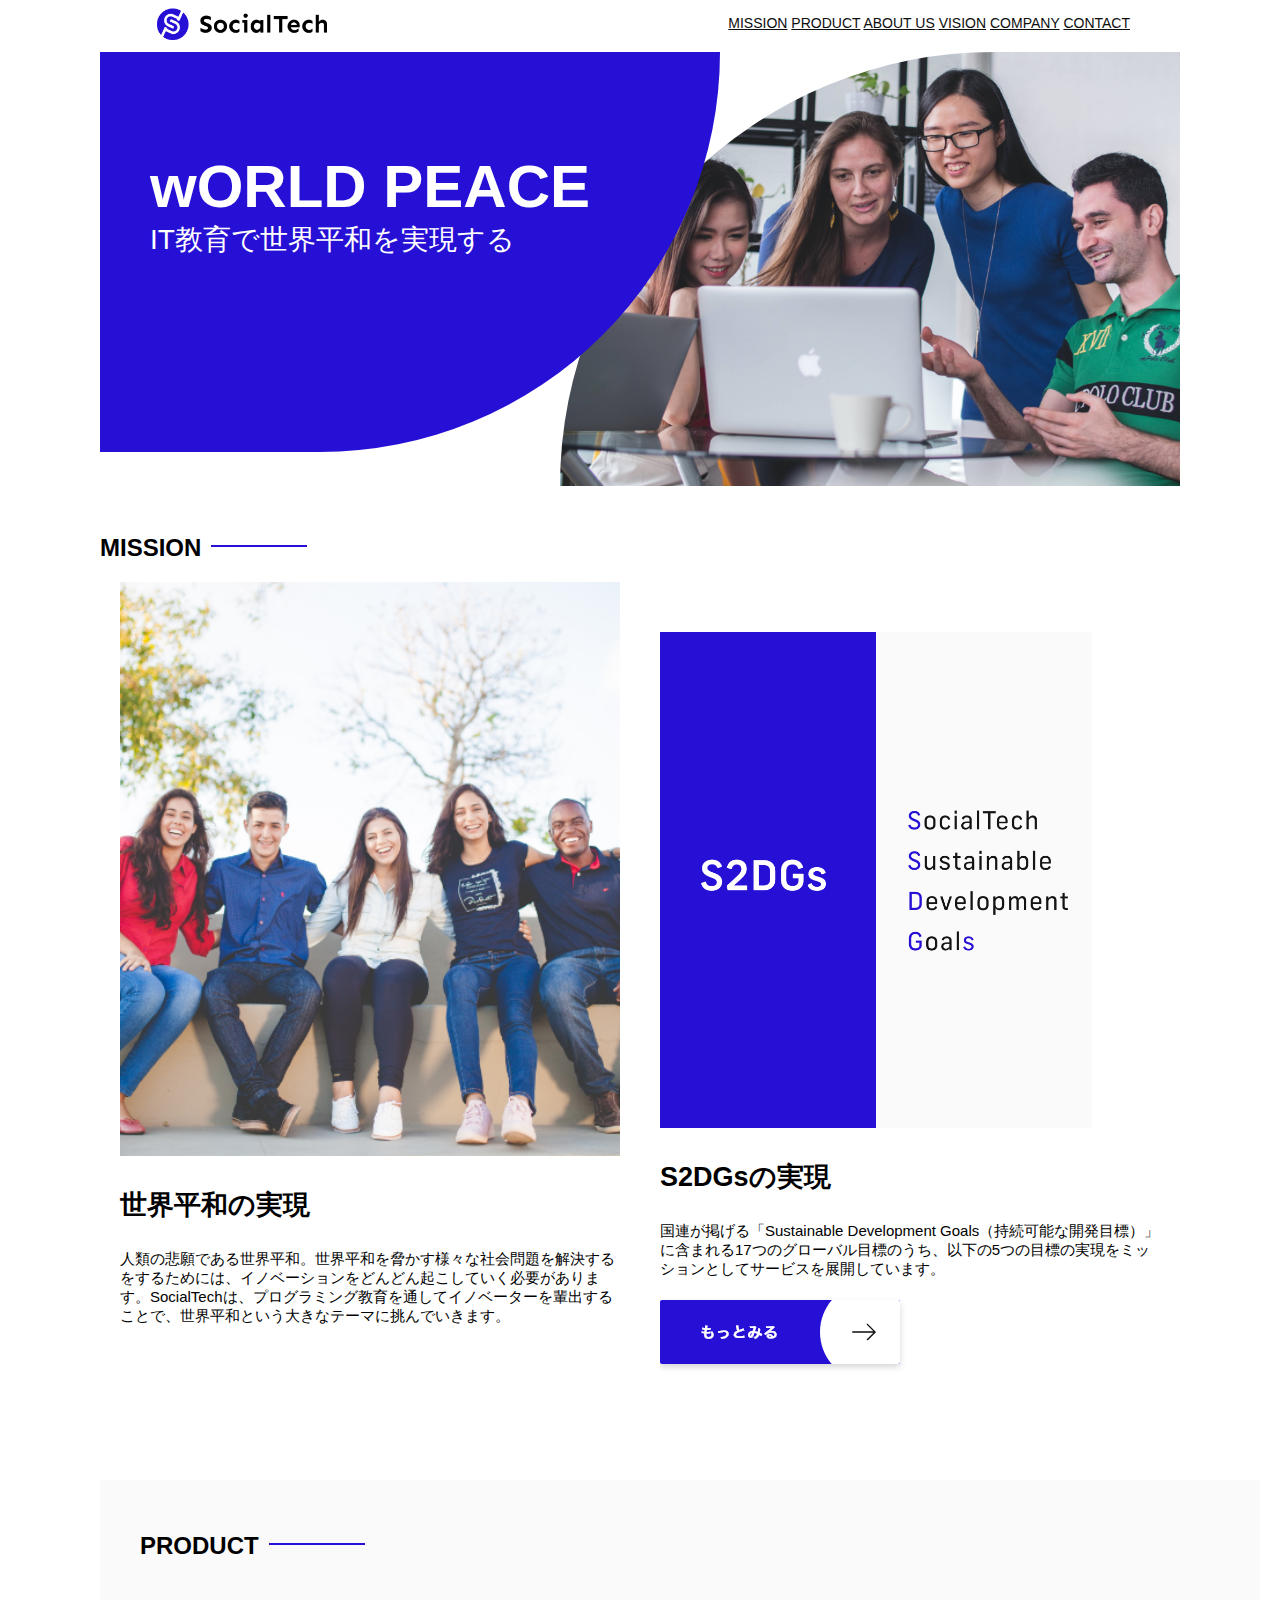
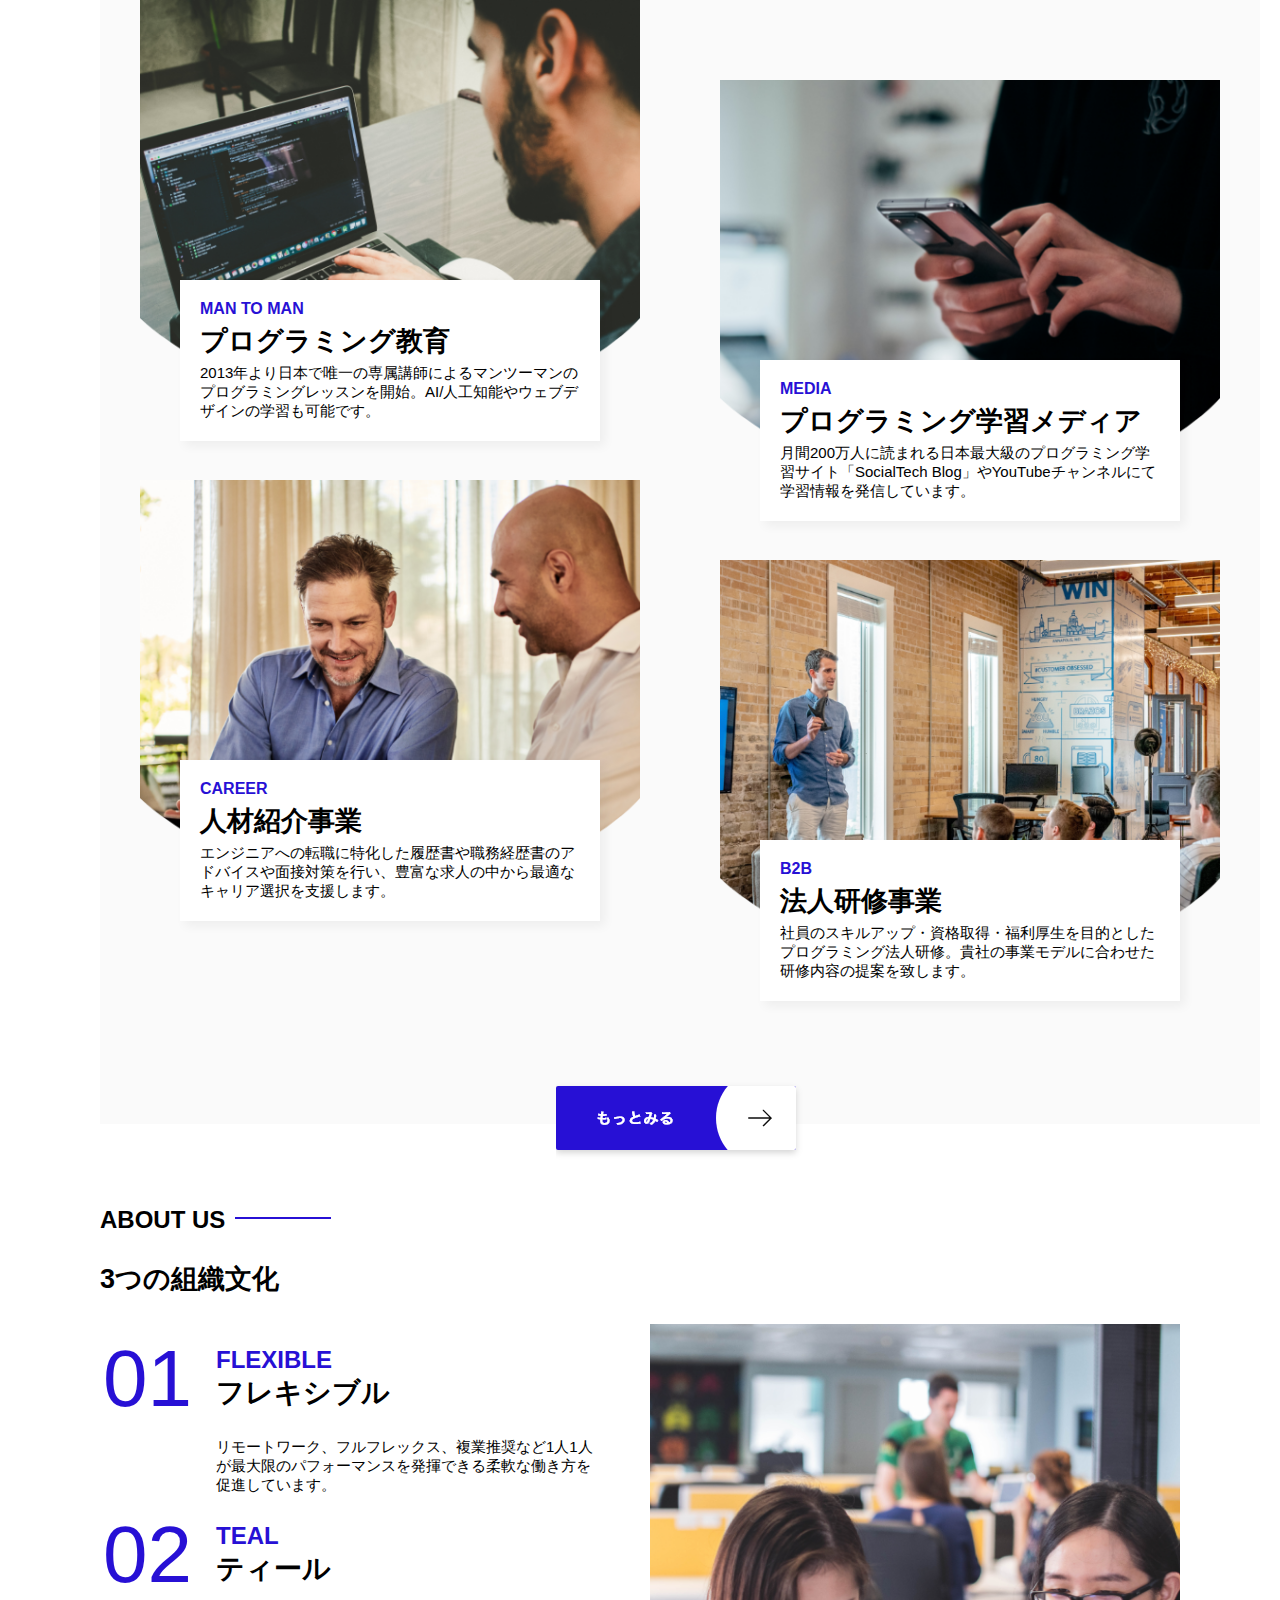
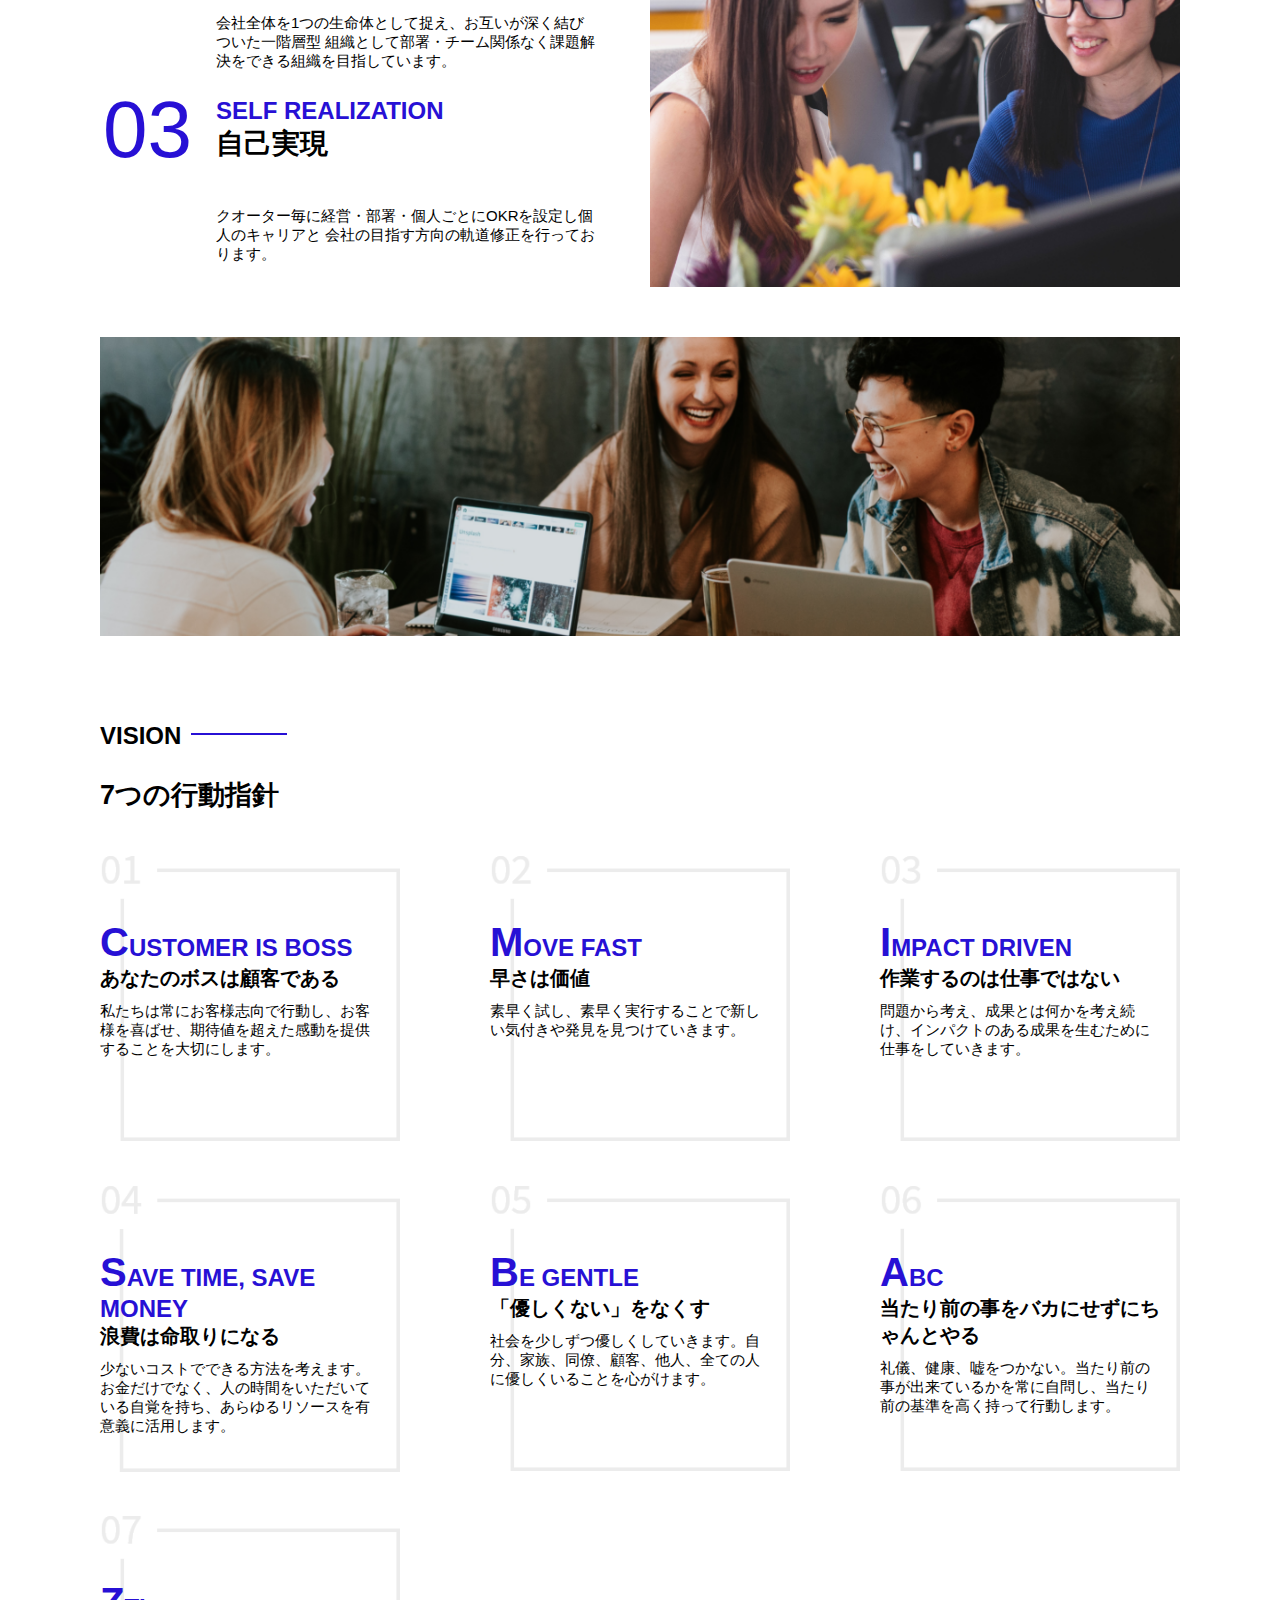
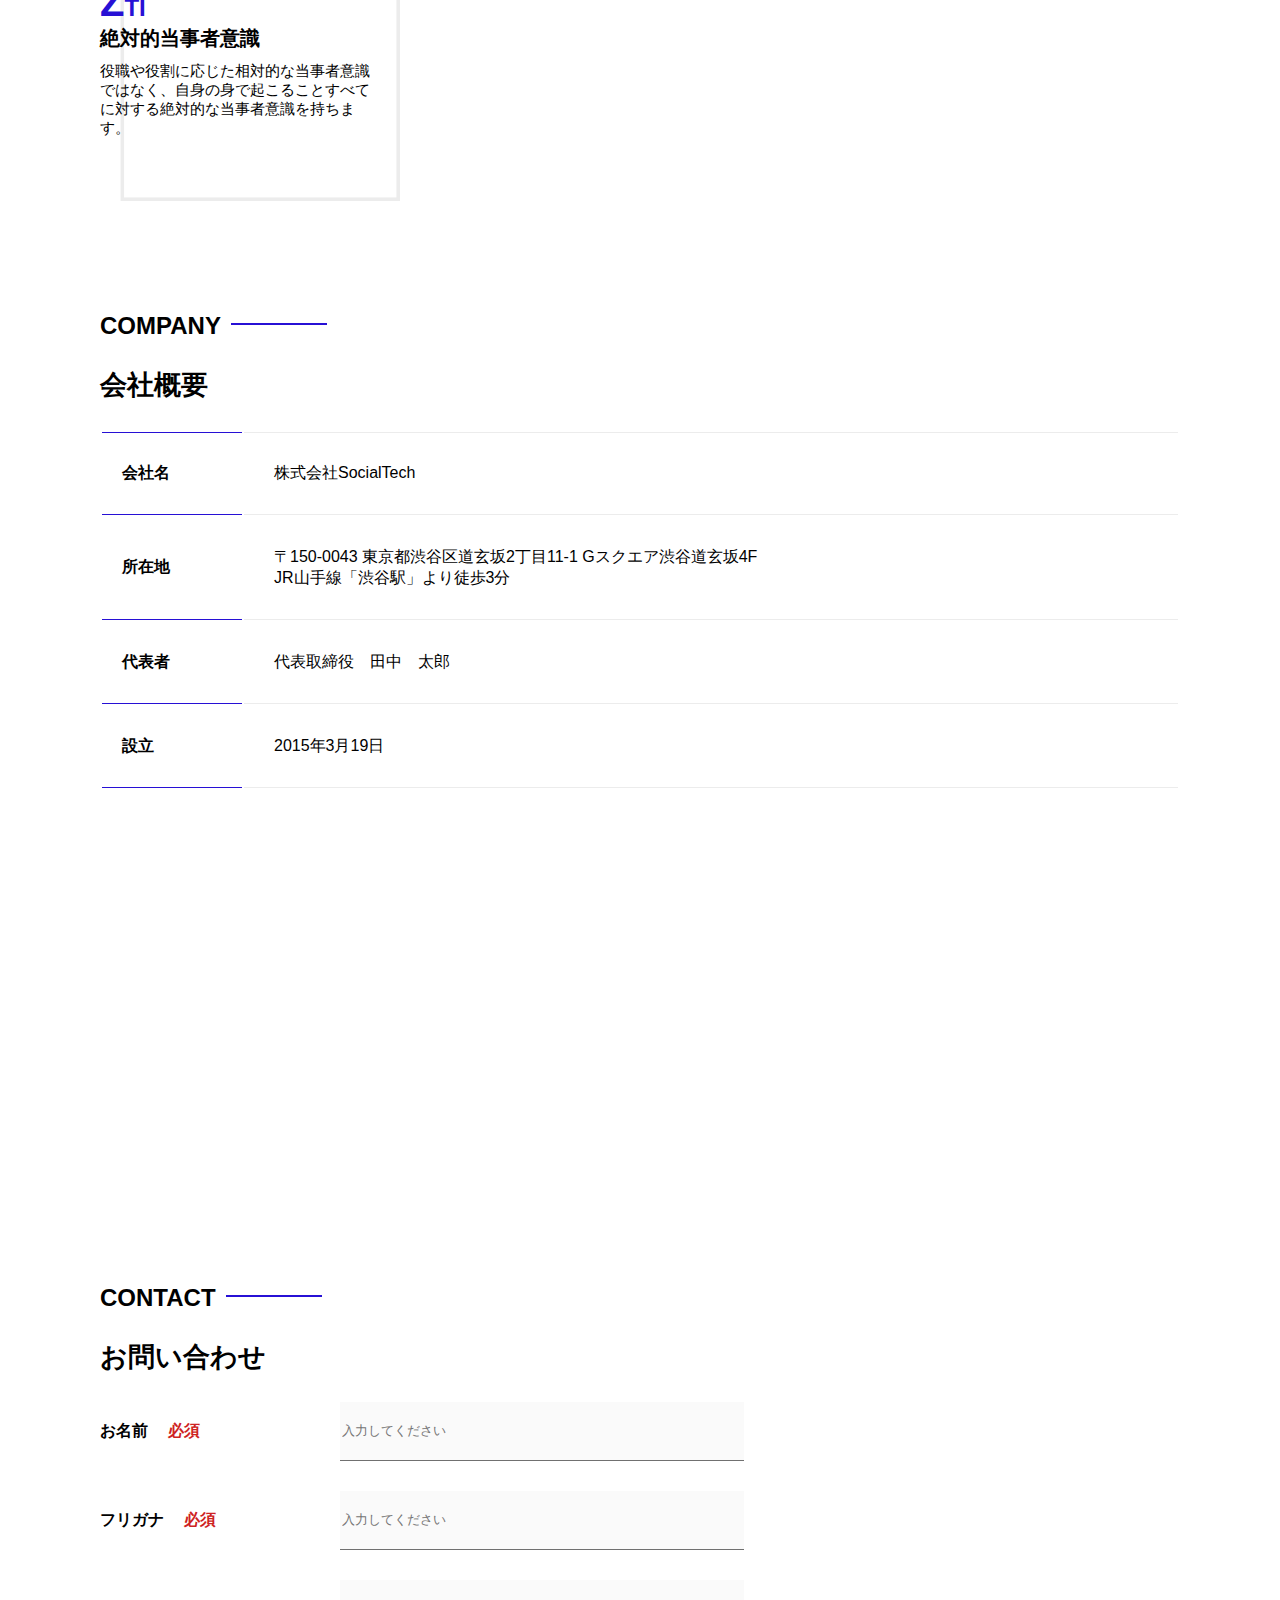
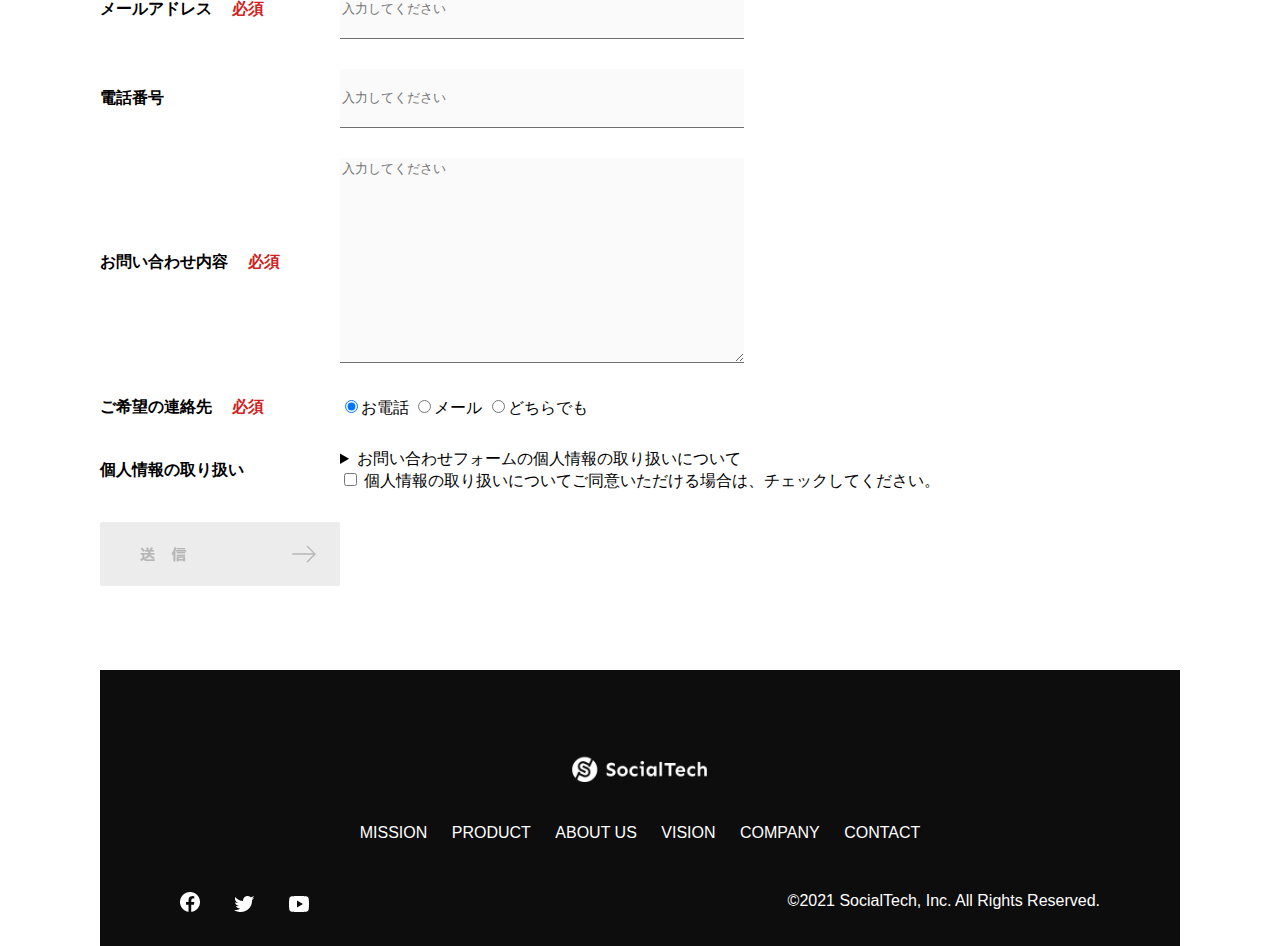
<file: index.html>
<!DOCTYPE html>
<html>
    <head>
        <title>SocialTech</title>
        <meta charset="utf-8">
        <meta description="SocialTechはEdTech業界のリーディングカンパニーを目指します。">
        <meta name="viewport" content="width=device-width,initial-scale=1.0">
        <link rel="stylesheet" href="style.css">
        <style>
            img:not([alt]) {
              border: 10px solid red;
            }
          </style>
    </head>
    <body>
        <!--ヘッダー-->
        <header>
            <!--ロゴ-->
            <a href="index.html" id="logo"><img src="images/logo.png" alt="トップページに戻る"></a>

            <!--PC用ナビゲーション-->
            <nav id="nav-pc">
                <a href="mission.html">MISSION</a>
                <a href="product.html">PRODUCT</a>
                <a href="index.html#aboutus">ABOUT US</a>
                <a href="index.html#vision">VISION</a>
                <a href="index.html#company">COMPANY</a>
                <a href="index.html#contact">CONTACT</a>
            </nav>
            <!-- スマホ用メニューボタン -->
            <img id="menu-sp" src="images/button-menu.png" alt="ナビゲーションを開く" onclick="document.getElementById('nav-sp').style.display = 'block'">

            <!-- スマホ用ナビゲーション -->
            <nav id="nav-sp">
                <img id="close" src="images/button-close.png" alt="ナビゲーションを閉じる" onclick="document.getElementById('nav-sp').style.display = 'none'">
                <a id="logo-sp" href="index.html" onclick="document.getElementById('nav-sp').style.display = 'none'"><img
                   src="images/logo-sp.png" alt="トップページに戻る"></a>
                   <a class="menu" href="mission.html" onclick="document.getElementById('nav-sp').style.display = 'none'">MISSION</a>
                   <a class="menu" href="product.html" onclick="document.getElementById('nav-sp').style.display = 'none'">PRODUCT</a>
                   <a class="menu" href="index.html#aboutus" onclick="document.getElementById('nav-sp').style.display = 'none'">ABOUT
                US</a>
                <a class="menu" href="index.html#vision"
                onclick="document.getElementById('nav-sp').style.display = 'none'">VISION</a>
                <a class="menu" href="index.html#company"
                onclick="document.getElementById('nav-sp').style.display = 'none'">COMPANY</a>
                <a class="menu" href="index.html#cpmtact"
                onclick="document.getElementById('nav-sp').style.display = 'none'">CONTACT</a>
                <div id="sns">
                    <a href="https://www.facebook.com/sejuku2013"><img src="images/button-facebook.png" alt="Facebookのリンク"></a>
                    <a href="https://twitter.com/samuraijuku"><img src="images/button-twitter.png" alt="Twitterのリンク"></a>
                    <a href="https://www.youtube.com/channel/UCCFOQO5aDK0xXam4cUQXT8g"><img src="images/button-youtube.png" alt="YouTubeのリンク"></a>
                </div>
            </nav>
        </header>
        <main>
            <article>
                <!--メインビジュアル-->
                <section id="main-visual">
                    <div id="main-message">
                        <h1>wORLD PEACE</h1>
                        <p>IT教育で世界平和を実現する</p>
                    </div>
                    <img src="images/index/index-main.png" alt="PCの周りに集まる多国籍の仲間たち">
                </section>
                <!--ミッション-->
                <section id="mission">
                    <h2 class="index-h2">MISSION</h2>
                    <div id="mission-flex">
                        <div>
                            <img id="mission-photo" src="images/index/index-mission.png" alt="屋外のベンチで写真を撮影する多国籍の仲間たち">
                            <h3>世界平和の実現</h3>
                            <p>
                                人類の悲願である世界平和。世界平和を脅かす様々な社会問題を解決するをするためには、イノベーションをどんどん起こしていく必要があります。SocialTechは、プログラミング教育を通してイノベーターを輩出することで、世界平和という大きなテーマに挑んでいきます。
                            </p>
                        </div>
                        <div>
                            <img id="s2dgs" src="images/index/s2dgs.png" alt="S2DGs">
                            <h3>S2DGsの実現</h3>
                            <p>国連が掲げる「Sustainable Development Goals（持続可能な開発目標）」に含まれる17つのグローバル目標のうち、以下の5つの目標の実現をミッションとしてサービスを展開しています。</p>
                            <a href="mission.html">
                                <img src="images/button-more.png" alt="もっとみる">
                            </a>
                        </div>
                    </div>
                </section>
                <!--プロダクト-->
                <section id="product">
                    <h2 class="index-h2">PRODUCT</h2>
                    <div>
                        <div id="product-left">
                            <div>
                                <img class="product-photo" src="images/index/index-mantoman.png" alt="PCでコードを書く男性">
                                <div class="product-explain">
                                    <span>MAN TO MAN</span>
                                    <h3>プログラミング教育</h3>
                                    <p>2013年より日本で唯一の専属講師によるマンツーマンのプログラミングレッスンを開始。AI/人工知能やウェブデザインの学習も可能です。</p>
                                </div>
                            </div>
                            <div>
                                <img class="product-photo" src="images/index/index-career.png" alt="笑顔で話し合う2人の男性">
                                <div class="product-explain">
                                    <span>CAREER</span>
                                    <h3>人材紹介事業</h3>
                                    <p>エンジニアへの転職に特化した履歴書や職務経歴書のアドバイスや面接対策を行い、豊富な求人の中から最適なキャリア選択を支援します。</p>
                                </div>
                            </div>
                        </div>
                        <div id="product-right">
                            <div>
                                <img class="product-photo" src="images/index/index-media.png" alt="スマートフォンを操作する人">
                                <div class="product-explain">
                                    <span>MEDIA</span>
                                    <h3>プログラミング学習メディア</h3>
                                    <p>月間200万人に読まれる日本最大級のプログラミング学習サイト「SocialTech Blog」やYouTubeチャンネルにて学習情報を発信しています。</p>
                                </div>
                            </div>
                            <div>
                                <img class="product-photo" src="images/index/index-b2b.png" alt="講演中の男性とそれを聴く人々">
                                <div class="product-explain">
                                    <span>B2B</span>
                                    <h3>法人研修事業</h3>
                                    <p>社員のスキルアップ・資格取得・福利厚生を目的としたプログラミング法人研修。貴社の事業モデルに合わせた研修内容の提案を致します。</p>
                                </div>
                            </div>
                        </div>
                    </div>
                    <div>
                        <a id="product-more" href="product.html">
                            <img src="images/button-more.png" alt="もっとみる">
                        </a>
                    </div>
                </section>
                <!---ABOUT US -->
                <section id="aboutus">
                    <h2 class="index-h2">ABOUT US</h2>
                    <h3>3つの組織文化</h3>
                    <div>
                        <table class="culture-table">
                            <tr>
                                <td>
                                    <span class="culture-num">01</span>
                                </td>
                                <td>
                                    <span class="culture-en">FLEXIBLE</span>
                                    <span class="culture-jp">フレキシブル</span>
                                </td>
                            </tr>
                            <tr>
                                <td>
                                    <!-- 空のセル -->
                                </td>
                                <td>
                                    <p class="culture-description">
                                        リモートワーク、フルフレックス、複業推奨など1人1人が最大限のパフォーマンスを発揮できる柔軟な働き方を促進しています。
                                    </p>
                                </td>
                            </tr>
                            <tr>
                                <td>
                                    <span class="culture-num">02</span>
                                </td>
                                <td>
                                    <span class="culture-en">TEAL</span>
                                    <span class="culture-jp">ティール</span>
                                </td>
                            </tr>
                            <tr>
                                <td>
                                    <!-- 空のセル -->
                                </td>
                                <td>
                                    <p class="culture-description">
                                        会社全体を1つの生命体として捉え、お互いが深く結びついた一階層型
                                        組織として部署・チーム関係なく課題解決をできる組織を目指しています。
                                    </p>
                                </td>
                            </tr>
                            <tr>
                                <td>
                                    <span class="culture-num">03</span>
                                </td>
                                <td>
                                    <span class="culture-en">SELF REALIZATION</span>
                                    <span class="culture-jp">自己実現</span>
                                </td>
                            </tr>
                            <tr>
                                <td>
                                    <!-- 空のセル -->
                                </td>
                                <td>
                                    <p class="culture-desctiption">
                                        クオーター毎に経営・部署・個人ごとにOKRを設定し個人のキャリアと
                                        会社の目指す方向の軌道修正を行っております。
                                    </p>
                                </td>
                            </tr>
                        </table>
                        <img class="culture-img" src="images/index/index-aboutus1.png" alt="笑顔で話し合う2人の女性">
                    </div>
                    <img class="culture-img2" src="images/index/index-aboutus2.png" alt="笑顔で話し合う3人の男女">
                </section>
                <!-- VISION -->
                <section id="vision">
                    <h2 class="index-h2">VISION</h2>
                    <h3>7つの行動指針</h3>
                    <div>
                       <div class="vision-box">
                           <img src="images/index/vision-01.png" alt="01">
                           <span>
                               <h4>CUSTOMER IS BOSS</h4>
                               <h5>あなたのボスは顧客である</h5>
                               <p>私たちは常にお客様志向で行動し、お客様を喜ばせ、期待値を超えた感動を提供することを大切にします。</p>
                           </span>
                       </div> 
                       <div class="vision-box">
                           <img src="images/index/vision-02.png" alt="02">
                           <span>
                               <h4>MOVE FAST</h4>
                               <h5>早さは価値</h5>
                               <p>素早く試し、素早く実行することで新しい気付きや発見を見つけていきます。</p>
                           </span>
                       </div>
                       <div class="vision-box">
                           <img src="images/index/vision-03.png" alt="03">
                           <span>
                               <h4>IMPACT DRIVEN</h4>
                               <h5>作業するのは仕事ではない</h5>
                               <p>問題から考え、成果とは何かを考え続け、インパクトのある成果を生むために仕事をしていきます。</p>
                           </span>
                       </div>
                           <div class="vision-box">
                               <img src="images/index/vision-04.png" alt="04">
                               <span>
                                   <h4>SAVE TIME, SAVE MONEY</h4>
                                   <h5>浪費は命取りになる</h5>
                                   <p>少ないコストでできる方法を考えます。お金だけでなく、人の時間をいただいている自覚を持ち、あらゆるリソースを有意義に活用します。</p>
                               </span>
                           </div>
                               <div class="vision-box">
                                   <img src="images/index/vision-05.png" alt="05">
                                   <span>
                                       <h4>BE GENTLE</h4>
                                       <h5>「優しくない」をなくす</h5>
                                       <p>社会を少しずつ優しくしていきます。自分、家族、同僚、顧客、他人、全ての人に優しくいることを心がけます。</p>
                                   </span>
                               </div>
                                   <div class="vision-box">
                                       <img src="images/index/vision-06.png" alt="06">
                                       <span>
                                           <h4>ABC</h4>
                                           <h5>当たり前の事をバカにせずにちゃんとやる</h5>
                                           <p>礼儀、健康、嘘をつかない。当たり前の事が出来ているかを常に自問し、当たり前の基準を高く持って行動します。</p>
                                       </span>
                                   </div>
                                       <div class="vision-box">
                                           <img src="images/index/vision-07.png" alt="07">
                                           <span>
                                               <h4>ZTI</h4>
                                               <h5>絶対的当事者意識</h5>
                                               <p>役職や役割に応じた相対的な当事者意識ではなく、自身の身で起こることすべてに対する絶対的な当事者意識を持ちます。</p>
                                           </span>
                                       </div>
                                   </div>
                </section>
                <!--COMPANY-->
                <section id="company">
                    <h2 class="index-h2">COMPANY</h2>
                    <h3>会社概要</h3>
                    <table id="company-table">
                        <tr>
                            <th class="tableheader-first">会社名</th>
                            <td class="cell-first">株式会社SocialTech</td>
                        </tr>
                        <tr>
                            <th class="tableheader">所在地</th>
                            <td class="cell">〒150-0043 東京都渋谷区道玄坂2丁目11-1 Gスクエア渋谷道玄坂4F<br>JR山手線「渋谷駅」より徒歩3分</td>
                        </tr>
                        <tr>
                            <th class="tableheader">代表者</th>
                            <td class="cell">代表取締役　田中　太郎</td>
                        </tr>
                        <tr>
                            <th class="tableheader">設立</th>
                            <td class="cell">2015年3月19日</td>
                        </tr>
                    </table>
                    <iframe src="https://www.google.com/maps/embed?pb=!1m18!1m12!1m3!1d25629.591573660764!2d138.1531648!3d36.585471999999996!2m3!1f0!2f0!3f0!3m2!1i1024!2i768!4f13.1!3m3!1m2!1s0x601d83f53447136d%3A0x1f74f6e896da2746!2z44OJ44Oz772l44Kt44Ob44O844OGIOW3neS4reWztuW6lw!5e0!3m2!1sja!2sjp!4v1651060754564!5m2!1sja!2sjp"
                        style="border: 0;" allowfullscreen="" loading="lazy">
                    </iframe>
                </section>
                <!-- お問い合わせフォーム -->
                <section id="contact">
                    <h2 class="index-h2">CONTACT</h2>
                    <h3>お問い合わせ</h3>
                    <form action="https://api.staticforms.xyz/submit" method="post">
                        <input type="text" name="honeypot" style="display: none">
                        <!-- ATATIC FORMSのアクセスキー -->
                        <input type="hidden" name="accessKey" value="cca30492-75b8-4038-80a3-77b6a0eb8dc2">
                        <!-- メールのタイトル -->
                        <input type="hidden" name="subject" value="お問い合わせフォーム" />
                        <!-- 送信先のメールアドレスをvalueに設定する -->
                        <input type="hidden" name="replyTo" value="syoui719@gmail.com">
                        <!-- redirectToのURLへリンクする -->
                        <input type="hidden" name="rederectTo" value="">
                        <div>
                            <div class="contact-heading">
                                <label class="contact-label">お名前<span class="contact-span">必須</span></label>
                            </div>
                            <div class="contact-form">
                                <input type="text" name="name" placeholder="入力してください" class="contact-textbox">
                            </div>
                        </div>
                        <div>
                            <div class="contact-heading">
                                <label class="contact-label">フリガナ<span class="contact-span">必須</span></label>
                            </div>
                            <div>
                                <input type="text" name="hurigana" placeholder="入力してください" class="contact-textbox">
                        </div>
                        </div>
                        <div>
                            <div class="contact-heading">
                                <label class="contact-label">メールアドレス<span class="contact-span">必須</span></label>
                            </div>
                            <div>
                                <input type="text" name="email" placeholder="入力してください" class="contact-textbox">
                            </div>
                        </div>
                        <div>
                            <div class="contact-heading">
                                <label class="contact-label">電話番号</label>
                            </div>
                            <div>
                                <input type="text" name="tel" placeholder="入力してください" class="contact-textbox">
                            </div>
                        </div>
                        <div>
                            <div class="contact-heading">
                                <label class="contact-label">お問い合わせ内容<span class="contact-span">必須</span></label>
                            </div>
                            <div>
                                <textarea class="contact-textarea" placeholder="入力してください" name="message"></textarea>
                            </div>
                        </div>
                        <div>
                            <div class="contact-heading">
                                <label class="contact-label">ご希望の連絡先<span class="contact-span">必須</span></label>
                            </div>
                            <div>
                                <input class="radiobutton" type="radio" value="tel" name="contact" checked><label>お電話</label>
                                <input class="radiobutton" type="radio" value="mail" name="contact"><label>メール</label>
                                <input class="radeobutton" type="radio" value="both" name="contact"><label>どちらでも</label>
                            </div>
                        </div>
                        <div>
                            <div class="contact-heading">
                                <label class="contact-label">個人情報の取り扱い</label>
                            </div>
                            <div>
                                <details>
                                    <summary>お問い合わせフォームの個人情報の取り扱いについて</summary>
                                    <div>
                                        <span>1.組織の名称又は氏名</span><br>
                                        株式会社SocialTech<br><br>
                                        <span>2.個人情報保護管理者（若しくはその代理人）の氏名又は職名、所属及び連絡先
                                            鈴木　一郎　コーポレート部</span><br>
                                            メールアドレス:support@socialtech.net<br>
                                            TEL:03-xxxx-xxxx<br>
                                            <span>3.個人情報の利用目的</span><br>
                                            ・本サービス及び本サービスに関する情報の提供又はそれらに関する連絡のため<br>
                                            ・ユーザーの本人確認のため<br>
                                            ・当社サービスのご案内のため<br>
                                            ・当社の商品等の広告又は宣伝（電子メールによるものを含むものとします。）<br>
                                            <span>4.個人情報の取り扱い業務の委託</span><br>
                                            個人情報の取り扱い業務の全部または一部を外部に業務委託する場合があります。<br>
                                            その際、弊社は、個人情報を適切に保護できる管理体制を敷き実行していることを条件として<br>
                                            委託先を厳選したうえで、機密保持契約を委託先と締結し、お客様の個人情報を厳密に管理させます。<br><br>
                                            <span>5.個人情報の開示等の請求</span><br>
                                            お客様は、弊社に対してご自身の個人情報の開示等（利用目的の通知、開示、内容の訂正・追加・削除、利用の停止または消去、第三者への提供の停止）に関して、当社問い合わせ窓口に申し出ることができます。<br>
                                            その際、弊社はお客様ご本人を確認させていただいたうえで、合理的な期間内に対応いたします。<br><br>
                                            なお、個人情報に関する弊社問い合わせ先は、次の通りです。<br><br>
                                            株式会社SocialTech 個人情報問い合わせ窓口<br>
                                            〒150-0043 東京都渋谷区道玄坂2丁目11-1 Gスクエア渋谷玄道坂 4F<br>
                                            メールアドレス:support@socialtech.net TEL:03-xxxx-xxxxx<br><br>
                                            <span>6.個人情報を提供されることの任意性について</span><br><br>
                                            お客様がご自身の個人情報を弊社に提供されるか否かは、お客様のご判断によりますが、もしご提供されない場合には、適切なサービスが提供できない場合がありますので予めご了承ください。
                                    </div>
                                </details>
                                <input type="checkbox" name="agree">
                                <span>個人情報の取り扱いについてご同意いただける場合は、チェックしてください。</span>
                            </div>
                        </div>
                        <input type="image" value="Submit" src="images/button-submit.png" alt="送信する">
                    </form>
                </section>
            </article>
            <footer>
                <div id="footer-logo">
                    <img src="images/logo-sp.png" alt="SocialTech">
                </div>
                <div id="footer-link">
                    <a href="mission.html">MISSION</a>
                    <a href="product.html">PRODUCT</a>
                    <a href="index.html#aboutus">ABOUT US</a>
                    <a href="index.html#vision">VISION</a>
                    <a href="index.html#company">COMPANY</a>
                    <a href="index.html#contact">CONTACT</a>
                </div>
                <div id="sns-footer">
                    <a href="https://www.facebook.com/sejuku2013"><img src="images/button-facebook.png" alt="Facebookのリンク"></a>
                    <a href="https://twitter.com/samuraijuku"><img src="images/button-twitter.png" alt="Twitterのリンク"></a>
                    <a href="https://www.youtube.com/channel/UCCFOQO5aDK0xXam4cUQXT8g"><img src="images/button-youtube.png" alt="YouTubeのリンク"></a>
                    <span id="copyright">&copy;2021 SocialTech, Inc. All Rights Reserved.</span>
                </div>
            </footer>
        </main>
    </body>
</html>
</file>
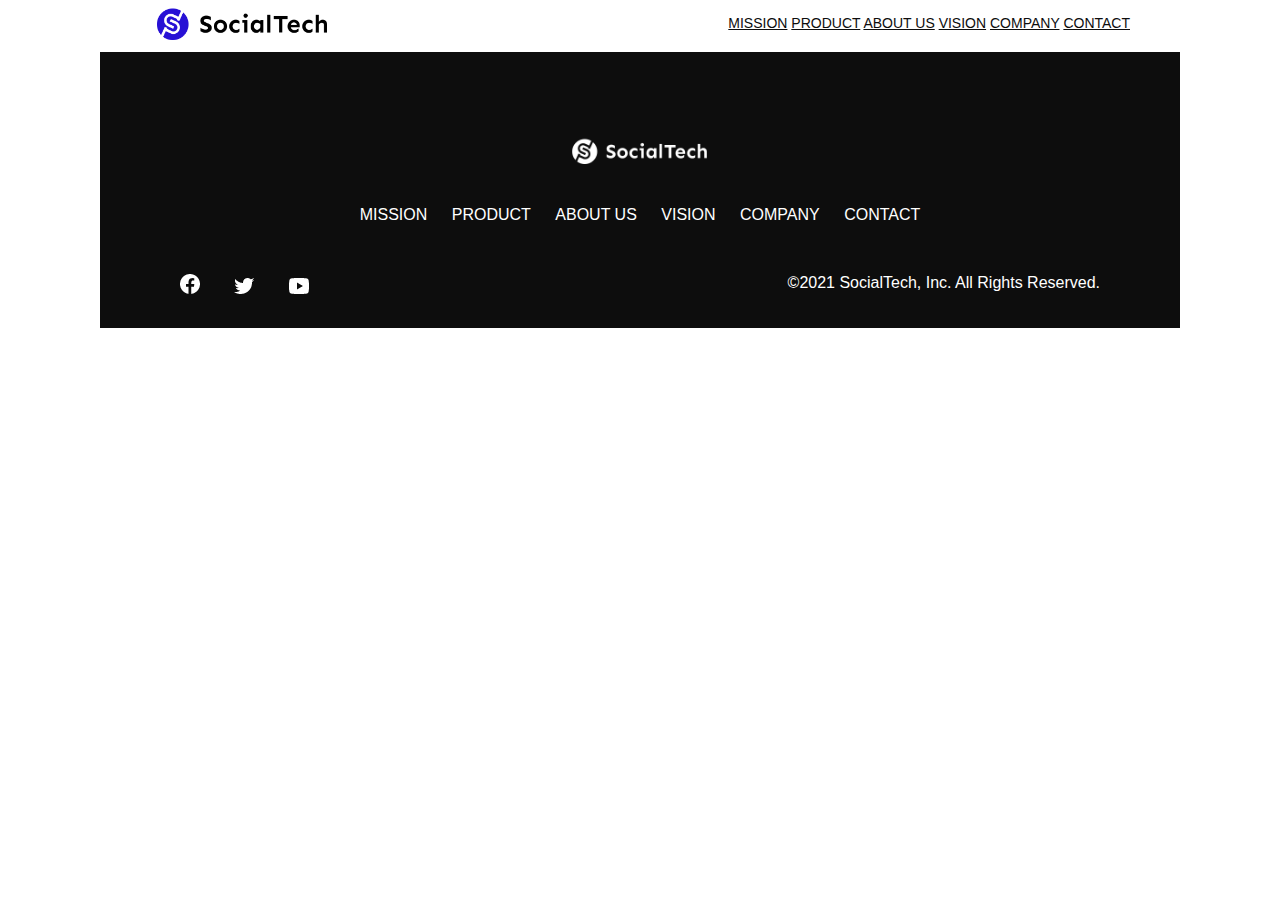
<file: mission.html>
<!DOCTYPE html>
<html>
    <head>
        <title>SocialTech-MISSION ミッション</title>
        <meta charset="utf-8">
        <meta description="SocialTechが目指す5つの目標(s2DGs)を紹介します">
        <meta name="viewport" content="width=device-width, initial-scale=1.0">
        <link rel="stylesheet" href="style.css">
        <style>
            img:not([alt]) {
              border: 10px solid red;
            }
          </style>
    </head>

    <body>
        <!-- ヘッダー -->
        <header>
            <!-- ロゴ -->
            <a href="index.html" id="logo"><img src="images/logo.png" alt="トップページに戻る"></a>

            <!-- PC用ナビゲーション -->
            <nav id="nav-pc">
                <a href="mission.html">MISSION</a>
                <a href="product.html">PRODUCT</a>
                <a href="index.html#aboutus">ABOUT US</a>
                <a href="index.html#vision">VISION</a>
                <a href="index.html#company">COMPANY</a>
                <a href="index.html#contact">CONTACT</a>
            </nav>

            <!-- スマホ用メニューボタン -->
            <img id="menu-sp" src="images/button-menu.png" alt="ナビゲーションを開く" onclick="document.getElementById('nav-sp').style.display = 'block'">

            <!-- スマホ用ナビゲーション -->
            <nav id="nav-sp">
                <img id="close" src="images/button-close.png" alt="ナビゲーションを閉じる" onclick="document.getElementById('nav-sp').style.display = 'nane'">
                <a id="logo-sp" href="index.html" onclick="document.getElementById('nav-sp').style.display = 'none'"><img
                  src="images/logo-sp.png" alt="トップページに戻る"></a>
                <a class="menu" href="mission.html" onclick="document.getElementById('nav-sp').style.display = 'none'">MISSION</a>
                <a class="menu" href="product.html" onclick="document.getElementById('nav-sp').style.display = 'none'">PRODUCT</a>
                <a class="menu" href="index.html#aboutus" onclick="document.getElementById('nav-sp').style.display = 'none'">ABOUT
                   US</a>
                <a class="menu" href="index.html#vision"
                   onclick="document.getElementById('nav-sp').style.display = 'none'">VISION</a>
                <a class="menu" href="index.html#company"
                   onclick="document.getElementById('nav-sp').style.display = 'none'">COMPANY</a>
                <a class="menu" href="index.html#contact"
                   onclick="document.getElementById('nav-sp').style.display = 'none'">CONTACT</a>
                <div id="sns">
                    <a href="https://www.facebook.com/sejuku2013"><img src="images/button-facebook.png" alt="Facebookのリンク"></a>
                    <a href="https://twitter.com/samuraijuku"><img src="images/button-twitter.png" alt="Twitterのリンク"></a>
                    <a href="https://www.youtube.com/channel/UCCFOQO5aDK0xXam4cUQXT8g"><img src="images/button-youtube.png" alt="YouTubeのリンク"></a>
                </div>            
            </nav>
        </header>
        <main>
            <article>

            </article>
            <footer>
                <div id="footer-logo">
                    <img src="images/logo-sp.png" alt="SocialTech">
                </div>
                <div id="footer-link">
                    <a href="mission.html">MISSION</a>
                    <a href="product.html">PRODUCT</a>
                    <a href="index.html#aboutus">ABOUT US</a>
                    <a href="index.html#vision">VISION</a>
                    <a href="index.html#company">COMPANY</a>
                    <a href="index.html#contact">CONTACT</a>
                </div>
                <div id="sns-footer">
                    <a href="https://www.facebook.com/sejuku2013"><img src="images/button-facebook.png" alt="Facebookのリンク"></a>
                    <a href="https://twitter.com/samuraijuku"><img src="images/button-twitter.png" alt="Twitterのリンク"></a>
                    <a href="https://www.youtube.com/channel/UCCFOQO5aDK0xXam4cUQXT8g"><img src="images/button-youtube.png" alt="YouTubeのリンク"></a>
                    <span id="copyright">&copy;2021 SocialTech, Inc. All Rights Reserved.</span>
                </div>
            </footer>
        </main>
    </body>
</html>
</file>
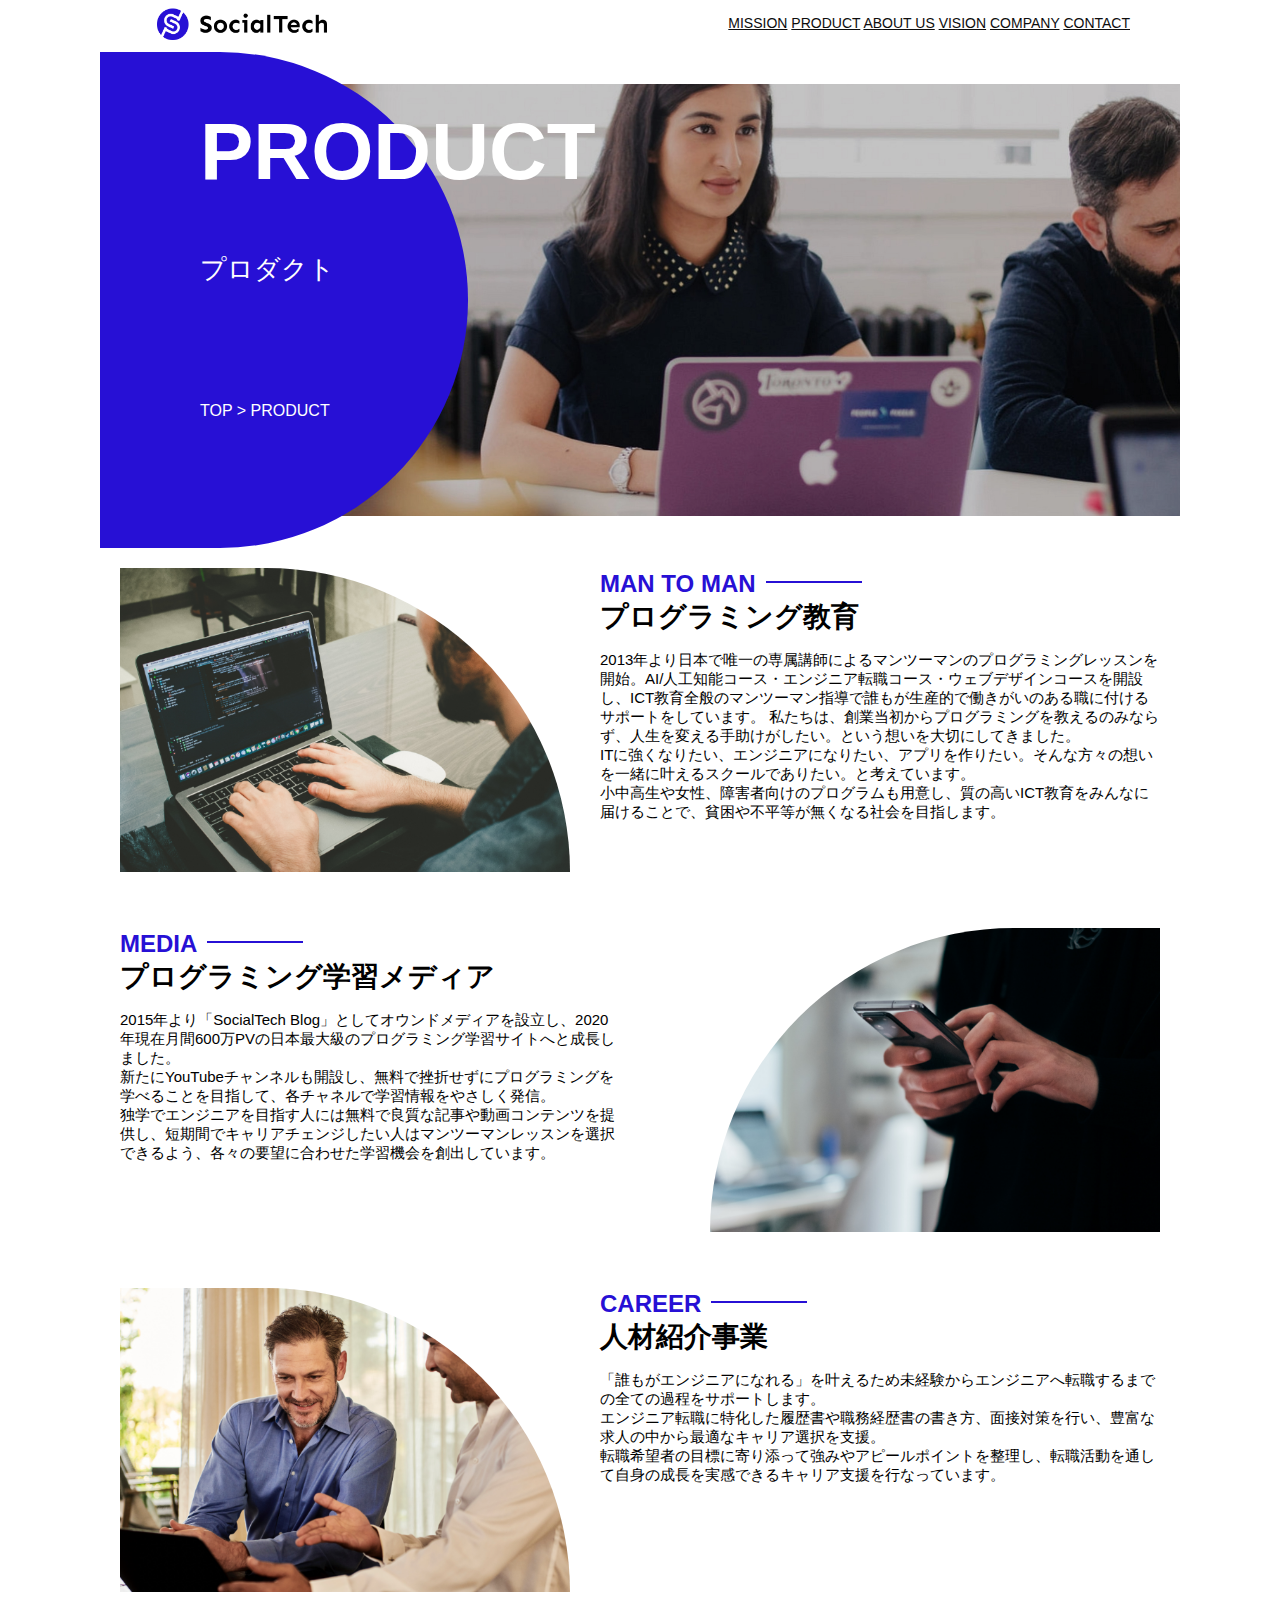
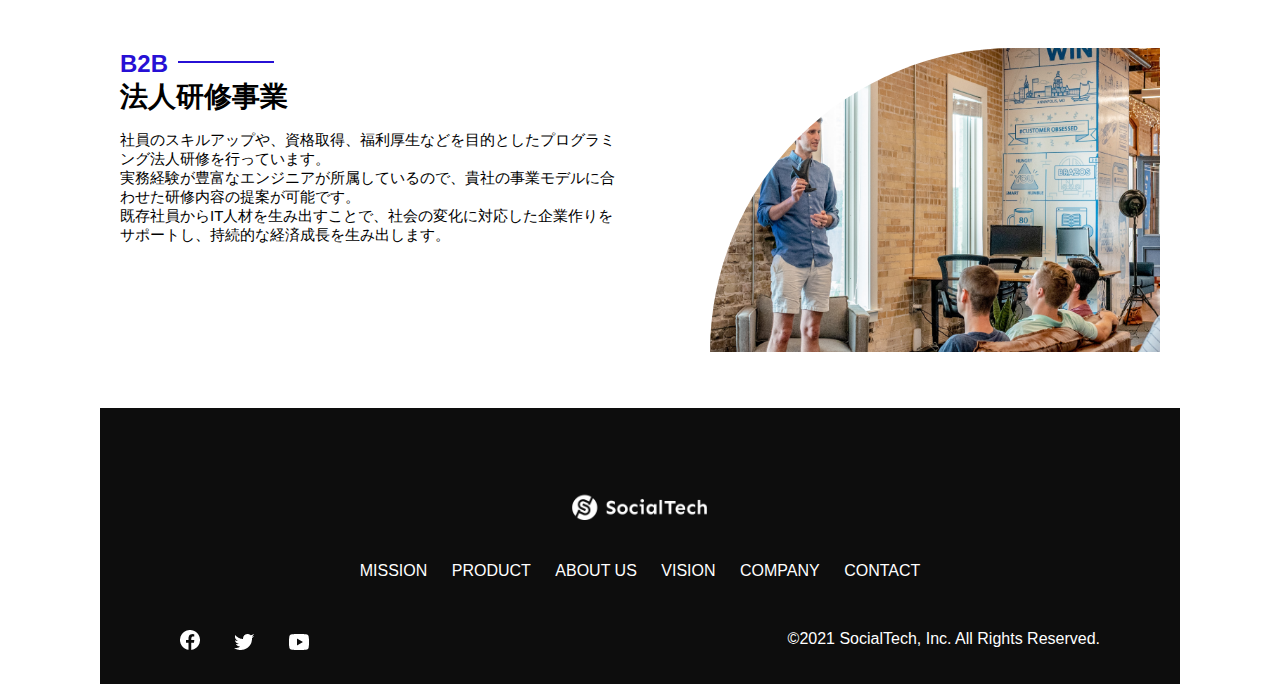
<file: product.html>
<!DOCTYPE html>
  <html>
  <head>
    <title>SocialTech -PRODUCT プロダクト-</title>
    <meta charset="utf-8">
    <meta description="SocialTechの4つのプロダクトを紹介します">
    <meta name="viewport" content="width=device-width, initial-scale=1.0">
    <link rel="stylesheet" href="style.css">
    <style>
      img:not([alt]) {
        border: 10px solid red;
      }
    </style>
  </head>
  
  <body>
    <!-- ヘッダー -->
    <header>
      <!-- ロゴ -->
      <a href="index.html" id="logo"><img src="images/logo.png" alt="トップページに戻る"></a>
  
      <!-- PC用ナビゲーション -->
      <nav id="nav-pc">
        <a href="mission.html">MISSION</a>
        <a href="product.html">PRODUCT</a>
        <a href="index.html#aboutus">ABOUT US</a>
        <a href="index.html#vision">VISION</a>
        <a href="index.html#company">COMPANY</a>
        <a href="index.html#contact">CONTACT</a>
      </nav>
  
      <!-- スマホ用メニューボタン -->
      <img id="menu-sp" src="images/button-menu.png" alt="ナビゲーションを開く" onclick="document.getElementById('nav-sp').style.display = 'block'">
  
      <!-- スマホ用ナビゲーション -->
      <nav id="nav-sp">
        <img id="close" src="images/button-close.png" alt="ナビゲーションを閉じる" onclick="document.getElementById('nav-sp').style.display = 'none'">
        <a id="logo-sp" href="index.html" onclick="document.getElementById('nav-sp').style.display = 'none'"><img
            src="images/logo-sp.png" alt="トップページに戻る"></a>
        <a class="menu" href="mission.html" onclick="document.getElementById('nav-sp').style.display = 'none'">MISSION</a>
        <a class="menu" href="product.html" onclick="document.getElementById('nav-sp').style.display = 'none'">PRODUCT</a>
        <a class="menu" href="index.html#aboutus" onclick="document.getElementById('nav-sp').style.display = 'none'">ABOUT
          US</a>
        <a class="menu" href="index.html#vision"
          onclick="document.getElementById('nav-sp').style.display = 'none'">VISION</a>
        <a class="menu" href="index.html#company"
          onclick="document.getElementById('nav-sp').style.display = 'none'">COMPANY</a>
        <a class="menu" href="index.html#contact"
          onclick="document.getElementById('nav-sp').style.display = 'none'">CONTACT</a>
        <div id="sns">
          <a href="https://www.facebook.com/sejuku2013"><img src="images/button-facebook.png" alt="Facebookのリンク"></a>
          <a href="https://twitter.com/samuraijuku"><img src="images/button-twitter.png" alt="Twitterのリンク"></a>
          <a href="https://www.youtube.com/channel/UCCFOQO5aDK0xXam4cUQXT8g"><img src="images/button-youtube.png" alt="YouTubeのリンク"></a>
        </div>
      </nav>
    </header>
    <main>
      <article>
          <section id="product-main">
              <div id="product-title">
                  <h1>PRODUCT</h1>
                  <span>プロダクト</span>
                  <div>TOP > PRODUCT</div>
              </div>
          </section>
          <section class="product-section1">
            <img src="images/product/product-mantoman.png" alt="PCでコードを書く男性">
            <div>
              <h2 class="product-h2">MAN TO MAN</h2>
              <h3 class="product-h3">プログラミング教育</h3>
              <p>
                2013年より日本で唯一の専属講師によるマンツーマンのプログラミングレッスンを開始。AI/人工知能コース・エンジニア転職コース・ウェブデザインコースを開設し、ICT教育全般のマンツーマン指導で誰もが生産的で働きがいのある職に付けるサポートをしています。
                私たちは、創業当初からプログラミングを教えるのみならず、人生を変える手助けがしたい。という想いを大切にしてきました。<br>ITに強くなりたい、エンジニアになりたい、アプリを作りたい。そんな方々の想いを一緒に叶えるスクールでありたい。と考えています。<br>小中高生や女性、障害者向けのプログラムも用意し、質の高いICT教育をみんなに届けることで、貧困や不平等が無くなる社会を目指します。
              </p>
            </div>
          </section>
          <section class="product-section2">
            <div>
              <h2 class="product-h2">MEDIA</h2>
              <h3 class="product-h3">プログラミング学習メディア</h3>
              <p>2015年より「SocialTech
                Blog」としてオウンドメディアを設立し、2020年現在月間600万PVの日本最大級のプログラミング学習サイトへと成長しました。<br>新たにYouTubeチャンネルも開設し、無料で挫折せずにプログラミングを学べることを目指して、各チャネルで学習情報をやさしく発信。<br>独学でエンジニアを目指す人には無料で良質な記事や動画コンテンツを提供し、短期間でキャリアチェンジしたい人はマンツーマンレッスンを選択できるよう、各々の要望に合わせた学習機会を創出しています。
              </p>
            </div>
            <img src="images/product/product-media.png" alt="スマートフォンを操作する人">
          </section>
          <section class="product-section1">
            <img src="images/product/product-career.png" alt="笑顔で話し合う2人の男性">
            <div>
              <h2 class="product-h2">CAREER</h2>
              <h3 class="product-h3">人材紹介事業</h3>
              <p>
                「誰もがエンジニアになれる」を叶えるため未経験からエンジニアへ転職するまでの全ての過程をサポートします。<br>エンジニア転職に特化した履歴書や職務経歴書の書き方、面接対策を行い、豊富な求人の中から最適なキャリア選択を支援。<br>転職希望者の目標に寄り添って強みやアピールポイントを整理し、転職活動を通して自身の成長を実感できるキャリア支援を行なっています。<br>
              </p>
            </div>
          </section>
          <section class="product-section2">
            <div>
              <h2 class="product-h2">B2B</h2>
              <h3 class="product-h3">法人研修事業</h3>
              <p>
                社員のスキルアップや、資格取得、福利厚生などを目的としたプログラミング法人研修を行っています。<br>実務経験が豊富なエンジニアが所属しているので、貴社の事業モデルに合わせた研修内容の提案が可能です。<br>既存社員からIT人材を生み出すことで、社会の変化に対応した企業作りをサポートし、持続的な経済成長を生み出します。
              </p>
            </div>
            <img src="images/product/product-b2b.png" alt="講演中の男性とそれを聴く人々">
          </section>
       </article>
      <footer>
        <div id="footer-logo">
          <img src="images/logo-sp.png" alt="SocialTech">
        </div>
        <div id="footer-link">
          <a href="mission.html">MISSION</a>
          <a href="product.html">PRODUCT</a>
          <a href="index.html#aboutus">ABOUT US</a>
          <a href="index.html#vision">VISION</a>
          <a href="index.html#company">COMPANY</a>
          <a href="index.html#contact">CONTACT</a>
        </div>
        <div id="sns-footer">
          <a href="https://www.facebook.com/sejuku2013"><img src="images/button-facebook.png" alt="Facebookのリンク"></a>
          <a href="https://twitter.com/samuraijuku"><img src="images/button-twitter.png" alt="Twitterのリンク"></a>
          <a href="https://www.youtube.com/channel/UCCFOQO5aDK0xXam4cUQXT8g"><img src="images/button-youtube.png" alt="YouTubeのリンク"></a>
          <span id="copyright">&copy;2021 SocialTech, Inc. All Rights Reserved. </span>
        </div>
      </footer>
    </main>
  </body>
  
  </html>
</file>
<file: style.css>
/* PC、スマホ共通スタイル */
body{
    font-family: "Source Sans Pro", "Hiragino kaku Gothic ProN", Meiryo, Arial, sans-serif;
}

p{
    font-size: 15px;
}

/* ================
  PC用のスタイル
================== */
@media screen and (min-width: 768px){
/* 横幅設定 */
body{
    max-width: 1080px;
    min-width: 960px;
    margin: 0 auto 0 auto;
}

/* ヘッダー */
header{
    display: flex;
    justify-content: space-between;
    max-width: 980px;
    margin: 0 auto 0 auto;
}

/* ナビゲーションのレイアウト */
#nav-pc {
    text-align: right;
    font-size: 14px;
    padding-top: 15px;
}

/* ナビゲーションのリンクの装飾設定 */
#nac-pc > a {
    text-decoration: none;
    margin-left: 20px;
}
#nav-pc > a:link {
    color: #0d0d0d;
}
#nav-pc > a:visited {
    color: #0d0d0d;
}
#nav-pc > a:hover {
    color: #0d0d0d;
    text-decoration: underline;
}
#nav-pc > a:active {
    color: #0d0d0d;
}

/* スマホ用ナビを非表示 */
#nav-sp,
#menu-sp{
    display: none;
}

/* メインビジュアル */
#main-visual {
    position: relative;
    height: 400px;
}

#main-message{
    position: absolute;
    top: 0;
    left: 0;
    background-color: #2710d5;
    color: #ffffff;
    border-radius: 0 0 476px 0;
    max-width: 620px;
    height: 100%;
    width: 100%;
    z-index: 11;
}

    #main-message > h1 {
        font-size: 60px;
        font-weight: bold;
        margin: 100px 0 0 50px; 
    }

    #main-message > p {
        font-size: 28px;
        margin: 0 0 0 50px;
    }

    #main-visual > img {
        max-width: 620px;
        border-radius: 476px 0 0 0;
        position: absolute;
        top: 0;
        right: 0;
        z-index: 10;
    }

    /* 見出し */
    h2{
        margin: 40px 0 0 0;
    }

    h2::after{
        content: url("images/line.png");
        margin-left: 10px;
    }

    h3{
        font-size: 27px;
    }

    /* ミッション */
    #mission{
        margin: 80px auto 80px auto;
        width: 100%;
    }

    #mission-flex{
        width: 100%;
        display: flex;
    }

    #mission-flex > div{
        width: 50%;
        margin: 20px;
    }

    #mission-photo{
        width: 100%;
    }

    #s2dgs{
        margin-top: 50px;
    }

    /* プロダクト */
    #product{
        background-color: #fafafa;
        width: 100%;
        margin: 80px 0 80px 0;
        padding: 10px 40px 0px 40px;
    }

    /* 外枠 */
    #product > div{
        margin-top: 40px;
        display: flex;
    }

    /* 左のカラム */
    #product-left{
        width: 50%;
        margin-right: 20px;
    }

    /* 右のカラム */
    #product-right{
        width: 50%;
        margin-left: 20px;
        margin-top: 80px;
    }

    /* 画像+説明の枠 */
    #product-left > div{
        position: relative;
        height: 480px;
        margin-right: 20px;
    }
    #product-right > div{
        position: relative;
        height: 480px;
        margin-left: 20px;
    }

    /* 画像 */
    .product-photo {
        width: 100%;
    }

    /* 説明文の枠 */
    .product-explain{
        background-color: #ffffff;
        position: absolute;
        left: 0;
        top: 280px;
        margin: 0 40px 0 40px;
        padding: 20px;
        box-shadow: 5px 5px 10px rgba(0, 0, 0, 0.05);
    }

    /* 説明文の英語 */
    .product-explain > span {
        color: #2710d5;
        font-weight: bold;
        font-size: 16px;
        margin: 0;
    }

    /* 説明文の見出し */
    .product-explain > h3{
        margin: 5px 0 5px 0;
    }

    /* 説明文 */
    .product-explain > p{
        margin: 0;
    }

    /* 「もっとみる」ボタン */
    #product-more{
        margin: 0 auto -42px auto;
    }

    /* ABOUT US */
    #aboutus {
        margin: 80px auto 80px auto;
    }

    /* 3つの組織文化と画像を入れる枠 */
    #aboutus > div {
        display: flex;
    }

    /* 画像 */
    .culture-img {
        width: 100%;
        align-self: flex-start;
    }

    .culture-img2 {
        margin-top: 50px;
        width: 100%;
    }

    /* 3つの組織文化の表 */
    .culture-table {
        max-width: 500px;
        margin-right: 50px;
    }

    /* 番号 */
    .culture-num {
        font-size: 80px;
        color: #2710d5;
        margin: 0 20px 0 0;
    }

    /* 組織文化英語 */
    .culture-en {
        color: #2710d5;
        font-weight: bold;
        font-size: 24px;
        display: block;
    }

    /* 組織文化日本語 */
    .culture-jp {
        font-size: 28px;
        font-weight: bold;
    }

    /* 説明文 */
    .culture-description {
        margin: 0;
    }

    /* ビジョン */
    #vision{
        margin: 80px auto 80px auto;
    }

    /* セクション内の外枠 */
    #vision > div{
        width: 100%;
        display: flex;
        justify-content: space-between;
        flex-wrap: wrap;
    }

    /* 7つの行動指針の枠 */
    .vision-box{
        width: 300px;
        height: 300px;
        margin-bottom: 30px;
        position: relative;
    }

    .vision-box > img {
        width: 100%;
        height: auto;
        position: absolute;
        top: 0;
        left: 0;
        z-index: 30;
    }

    .vision-box > span{
        position: absolute;
        top: 0;
        left: 0;
        z-index: 31;
        margin-right: 20px;
    }

    .vision-box > span > h4{
        color: #2710d5;
        font-size: 24px;
        margin: 80px 0 0 0;
    }

    .vision-box > span > h4::first-letter{
        font-size: 40px;
    }

    .vision-box > span > h5{
        font-size: 20px;
        margin: 0 0 0 0;
    }

    .vision-box > span > p{
        margin: 10px 0 0 0;
    }

    /* 会社概要 */
    #company{
        margin: 80px auto 80px auto;
    }

    #company-table{
        width: 100%;
    }

    .tableheader{
        text-align: left;
        padding: 20px;
        border-bottom-color: #2710d5;
        border-bottom-width: 1px;
        border-bottom-style: solid;
        width: 100px;
    }

    .tableheader-first{
        text-align: left;
        padding: 20px;
        border-bottom-color: #2710d5;
        border-bottom-width: 1px;
        border-bottom-style: solid;
        border-top-color: #2710d5;
        border-top-width: 1px;
        border-top-style: solid;
        width: 100px;
    }

    .cell{
        padding: 30px;
        border-bottom-color: #ececec;
        border-bottom-width: 1px;
        border-bottom-style: solid;
    }

    .cell-first{
        padding: 30px;
        border-bottom-color: #ececec;
        border-bottom-width: 1px;
        border-bottom-style: solid;
        border-top-color: #ececec;
        border-top-width: 1px;
        border-top-style: solid;
    }

    #company > iframe{
        width: 100%;
        height: 368px;
        margin-top: 40px;
    }

    /* お問い合わせ */
    #contact{
        margin: 80px auto 80px auto;
    }

    /* 外枠 */
    #contact > form > div{
        display: flex;
        flex-direction: row;
        flex-wrap: wrap;
        padding-bottom: 30px;
    }

    /* 左列の見出し */
    .contact-heading {
        width: 240px;
        align-self: center;
    }
    /* 見出しのラベル */
    .contact-label{
        font-weight: bold;
    }
    /* 必須 */
    .contact-span {
        color: #ce2222;
        margin: 0 0 0 20px;
        font-weight: bold;
    }

    /* テキストボックス */
    .contact-textbox{
        border-top: 0;
        border-left: 0;
        border-right: 0;
        border-bottom-width: 1px;
        border-bottom-color: #707070;
        border-bottom-style: solid;
        background-color: #fafafa;
        width: 400px;
        height: 56px;
    }
    /* お問い合わせ内容のテキストエリア */
    .contact-textarea{
        border-top: 0;
        border-left: 0;
        border-right: 0;
        border-bottom-width: 1px;
        border-bottom-color: #707070;
        border-bottom-style: solid;
        background-color: #fafafa;
        width: 400px;
        height: 200px;
    }

    /* 個人情報の取り扱い */
    details {
        width: 700px;
    }
    details > div{
        background-color: #fafafa;
        padding: 20px;
    }
    details > div > span {
        font-weight: bold;
    }

    /* フッター */
    footer {
        background-color: #0d0d0d;
        text-align: center;
        padding: 80px 80px 30px 80px;
    }

    #footer-logo {
        margin-bottom: 30px;
    }

    #footer-link {
        margin-bottom: 50px;
    }
    #footer-link > a{
        text-decoration: none;
        margin: 10px;
    }
    #footer-link > a:link {
        color: #ffffff;
    }
    #footer-link > a:visited {
        color: #ffffff;
    }
    #footer-link > a:hover {
        color: #ffffff;
        text-decoration: underline;
    }
    #footer-link > a:active{
        color:#ffffff;
    }

    #sns-footer{
        text-align: left;
        width: 100%;
    }

    #sns-footer > a {
        margin-right: 30px;
    }

    #copyright {
        color: #ffffff;
        float: right;
    }

    /* プロダクトページ */
    #product-main {
        height: 496px;
        width: 100%;
        background-image: url("images/product/product-main.png");
        background-repeat: no-repeat;
        background-position-y: center;
    }

    #product-title{
        background-color: #2710d5;
        width: 368px;
        color: #ffffff;
        height: 496px;
        border-radius: 0 248px 248px 0;
        position: relative; 
    }
    #product-title > h1 {
        position: absolute;
        top: 0;
        left: 100px;
        font-size: 80px;
    }

    #product-title > span {
        position: absolute;
        top: 200px;
        left: 100px;
        font-size: 26px;
    }

    #product-title > div {
        position: absolute;
        top: 350px;
        left: 100px;
        font-size: 16px;
    }

     /* セクション1 */
   .product-section1 {
    position: relative;
    margin: 20px;
    height: 340px;
  }

  .product-section1 > img {
    position: absolute;
    top: 0;
    left: 0;
    width: 450px;
    margin: 0 40px 30px 0;
    border-radius: 0 432px 0 0;
  }

  .product-section1 > div {
    position: absolute;
    top: 0;
    left: 480px;
  }

  /* セクション2 */
  .product-section2 {
    position: relative;
    margin: 20px;
    height: 340px;
  }

  .product-section2 > img {
    position: absolute;
    top: 0;
    right: 0;
    width: 450px;
    margin: 0 0 30px 40px;
    border-radius: 432px 0 0 0;
  }

  .product-section2 > div {
    width: 500px;
    position: absolute;
    top: 0;
    left: 0;
  }

  .product-h2 {
    color: #2710d5;
    font-size: 24px;
    margin: 0;
  }

  .product-h3 {
    font-size: 28px;
    margin: 0;
  }
}

/* =====================
スマートフォン用のスタイル
======================== */
@media screen and (max-width: 767px){
    body{
        min-width: 375px;
        margin: 0;
    }

    /* PC用ナビゲーション非表示 */
    #nav-pc{
        display: none;
    }

    /* ハンバーガーメニュー */
    #menu-sp{
        float: right;
        padding: 0;
        }

/* スマホ用ナビゲーションの表示切替 */
/* 初期状態、レイアウトと非表示設定 */
#nav-sp{
    background-color: #2710d5;
    position: absolute;
    left: 0;
    top: 0;
    height: 100%;
    width: 100%;
    display: none;
    z-index: 100;
    }

    /* xボタン */
    #close{
        position: absolute;
        top: 20px;
        right: 20px;
    }

    /* ナビゲーションメニュー用ロゴ */
    #logo-sp{
        margin: 80px 0 30px 20px;
    }

    /* ナビゲーションのリンクの装飾設定 */
    #nav-sp > a {
        display: block;
    }
    #nav-sp > a:link {
        color: #ffffff;
    }
    #nav-sp > a:visited {
        color: #ffffff;
    }
    #nav-sp > a:hover {
        color: #ffffff;
        text-decoration: underline;
    }
    #nav-sp > a:active {
        color: #ffffff;
    }

    #nav-sp > .menu{
        text-decoration: none;
        display: block;
        margin: 0 20px 0 20px;
        height: 44px;
        font-size: 16px;
        background-image: url("images/arrow.png");
        background-repeat: no-repeat;
        background-position: right top;
    }
    #sns {
        position: absolute;
        bottom: 20px;
        left: 20px;
    }
    #sns > a {
        margin-right: 30px;
    }

    /* メインビジュアル */
    #main-visual{
        position: relative;
        height: 470px;
        width: 100%;
        overflow: hidden;
    }
    #main-visual > div {
        position: absolute;
        top: 0;
        left: 0;
        background-color: #2710d5;
        color: white;
        border-radius: 0 0 476px 0;
        text-align: center;
        height: 280px;
        width: 100%;
        z-index: 11;
    }
    #main-visual > div > h1 {
        font-size: 28px;
        margin: 90px 0 0 0;
    }

    #main-visual > div > p {
        margin: 0;
    }

    #main-visual > img {
        width: 100%;
        border-radius: 476px 0 0 0;
        z-index: 10;
        position: absolute;
        bottom: 0;
        right: 0;
    }

    /* 見出し */
    h2::after {
        content:url("images/line.png");
        margin-left: 10px;
    }

    h3 {
        font-size: 24px;
        margin: 10px 0 0 0;
    }

    /* ミッション */
    #mission {
        margin: 20px;
    }

    #mission-photo {
        width: 100%;
    }

    #s2dgs {
        width: 100%;
    }

    /* プロダクト */
    #product {
        background-color: #fafafa;
        padding-top: 10px;
    }

    #product h2 {
        margin-left: 20px;
    }
    /* 外枠 */
    /* 左右のカラム　スマホでは縦並び */
    #product-left,
    #product-right {
        margin-right: 20px;
        margin-left: 20px;
    }

    /* 画像+説明の枠 */
    #product-left > div,
    #product-right > div {
        position: relative;
        height: 540px;
    }

    /* 説明文の枠 */
    .product-explain {
        background-color: #ffffff;
        position: absolute;
        left: 0;
        bottom: 50px;
        padding: 20px;
        box-shadow: 100% 10px rgba(0, 0, 0, 0.05);
    }

    .product-explain > span {
        color: #2710d5;
        font-weight: bold;
        font-size: 16px;
        margin: 0px;
    }

    .product-explain > h3 {
        margin: 10px 0 10px 0;
    }

    /* 画像 */
    .product-photo {
        width: 100%;
    }

    #product-more > img {
        margin: 0 0 -42px 20px;
    }

    /* ABOUT US */
    #aboutus {
        margin: 80px 20px 80px 20px;
    }

    #aboutus > div {
        display: flex;
        flex-direction: column;
    }

    .culture-table {
        width: 100%;
        padding-right: 20px;
        order: 2;
    }
    .culture-img {
        width: 100%;
        order: 1;
    }

    .culture-img2 {
        width: 100%;
    }

    .culture-num {
        font-size: 80px;
        color: #2710d5;
    }

    .culture-en {
        color: #2710d5;
        font-weight: bold;
        font-size: 24px;
        display: block;
    }

    .culture-jp {
        display: block;
    }

    .culture-description {
        margin: 0;
    }

    /* ビジョン */
    #vision {
        margin: 80px 20px 80px 20px;
    }

    .vision-box {
        width: 300px;
        height: 300px;
        margin-bottom: 30px;
        position: relative;
    }

    .vision-box > img {
        width: 100%;
        height: auto;
        position: absolute;
        top: 0;
        left: 0;
        z-index: 30;
    }

    .vision-box > span {
        position: absolute;
        top: 0;
        left: 0;
        z-index: 31;
        margin-right: 20px;
    }

    .vision-box > span > h4 {
        color: #2710d5;
        font-size: 24px;
        margin: 60px 0 0 0;
    }

    .vision-box > span > h5 {
        font-size: 24px;
        margin: 0 0 0 0;
    }
    .vision-box > span > p{
        margin: 10px 0 0 0;
    }

    /* 会社概要 */
    #company {
        margin: 0 20px 0 20px;
    }

    #company > h3 {
        margin-bottom: 20px;
    }

    #company > table {
        width: 100%;
    }

    .tableheader-first {
        text-align: left;
        padding: 20px;
        border-bottom-color: #2710d5;
        border-bottom-width: 1px;
        border-bottom-style: solid;
        border-top-color: #2710d5;
        border-top-width: 1px;
        border-top-style: solid;
        width: 50px;
    }
    .tableheader {
        text-align: left;
        padding: 20px;
        border-bottom-color: #2710d5;
        border-bottom-width: 1px;
        border-bottom-style: solid;
        width: 50px;
    }

    .cell {
        padding: 20px;
        border-bottom-color: #ececec;
        border-bottom-width: 1px;
        border-bottom-style: solid;
    }
    .cell-first {
        padding: 20px;
        border-bottom-color: #cecece;
        border-bottom-width: 1px;
        border-bottom-style: solid;
        border-top-color: #cecece;
        border-top-width: 1px;
        border-top-style: solid;
    }

    #company > iframe {
        width: 100%;
        height: 240px;
        margin: 40px 0 0 0;
    }

    /* お問い合わせ */
    #contact {
        margin: 80px 20px 80px 20px;
    }

    #contact > h3 {
        margin-bottom: 20px;
    }

    #contact > form > div {
        margin-bottom: 20px;
    }

    .contact-heading {
        margin-bottom: 20px;
    }

    /* ラベル */
    .contact-label {
        width: 200px;
        font-weight: bold;
    }

    /* 必須 */
    .contact-span {
        color: #ce2222;
        margin: 0 0 0 20px;
        font-weight: bold;
    }

    .contact-textbox {
        height: 56px;
        border-top: 0;
        border-left: 0;
        border-right: 0;
        background-color: #fafafa;
        border-bottom-color: #707070;
        border-bottom-width: 1px;
        border-style: solid;
        min-width: 300px;
        width: 100%;
    }

    .contact-textarea {
        height: 150px;
        border-top: 0;
        border-left: 0;
        border-right: 0;
        background-color: #fafafa;
        width: 100%;
    }

    .radiobutton{
        margin-bottom: 20px;
    }

    .radiobutton + label::after {
        content: "\A";
        white-space: pre;
    }

    /* フッター */
    footer {
        background-color: #0d0d0d;
        padding: 30px 20px 50px 20px;
    }

    #footer-logo {
        margin-bottom: 30px;
    }

    #footer-link{
        margin-bottom: 50px;
    }
    #footer-link > a {
        text-decoration: none;
        margin: 0 20px 30px 0;
        display: block;
        background-image: url("images/arrow.png");
        background-repeat: no-repeat;
        background-position: right top;
    }
    #footer-link > a:link {
        color: #ffffff;
    }
    #footer-link > a:visited {
        color: #ffffff;
    }
    #footer-link > a:hover {
        color: #ffffff;
        text-decoration: underline;
    }
    #footer-link > a:active {
        color: #ffffff;
    }

    #sns-footer{
        display: block;
        width: 100%;
    }

    #sns-footer > a {
        margin-right: 30px;
    }

    #copyright {
        font-size: 12px;
        display: block;
        margin-top: 30px;
        color: #ffffff;
    }

   /* プロダクトページ */
   #product-main {
    height: 256px;
    width: 100%;
    background-image: url("images/product/product-main.png");
    background-repeat: no-repeat;
    background-position-y: center;
    background-size: auto 208px;
  }
  #product-title {
    background-color: #2710d5;
    width: 136px;
    color: #ffffff;
    height: 256px;
    border-radius: 0 248px 248px 0;
    position: relative;
  }
  #product-title > h1 {
    position: absolute;
    top: 0;
    left: 20px;
    font-size: 40px;
  }
  #product-title > span {
    position: absolute;
    top: 110px;
    left: 20px;
    font-size: 18px;
  }
  #product-title > div {
    position: absolute;
    top: 180px;
    left: 20px;
    font-size: 13px;
  }

  .product-section1 {
    margin: 20px;
  }

  .product-section1 > img {
    width: 100%;
    border-radius: 0 300px 0 0;
  }
  
  .product-section2 {
    margin: 20px;
    display: flex;
    flex-direction: column;
  }

  .product-section2 > img {
    order: 1;
    width: 100%;
    border-radius: 300px 0 0 0;
  }

  .product-section2 > div {
    order: 2;
  }

  .product-h2 {
    color: #2710d5;
    font-size: 24px;
    margin: 0;
  }

  .product-h3 {
    font-size: 28px;
    margin: 0;
  }
}
</file>
